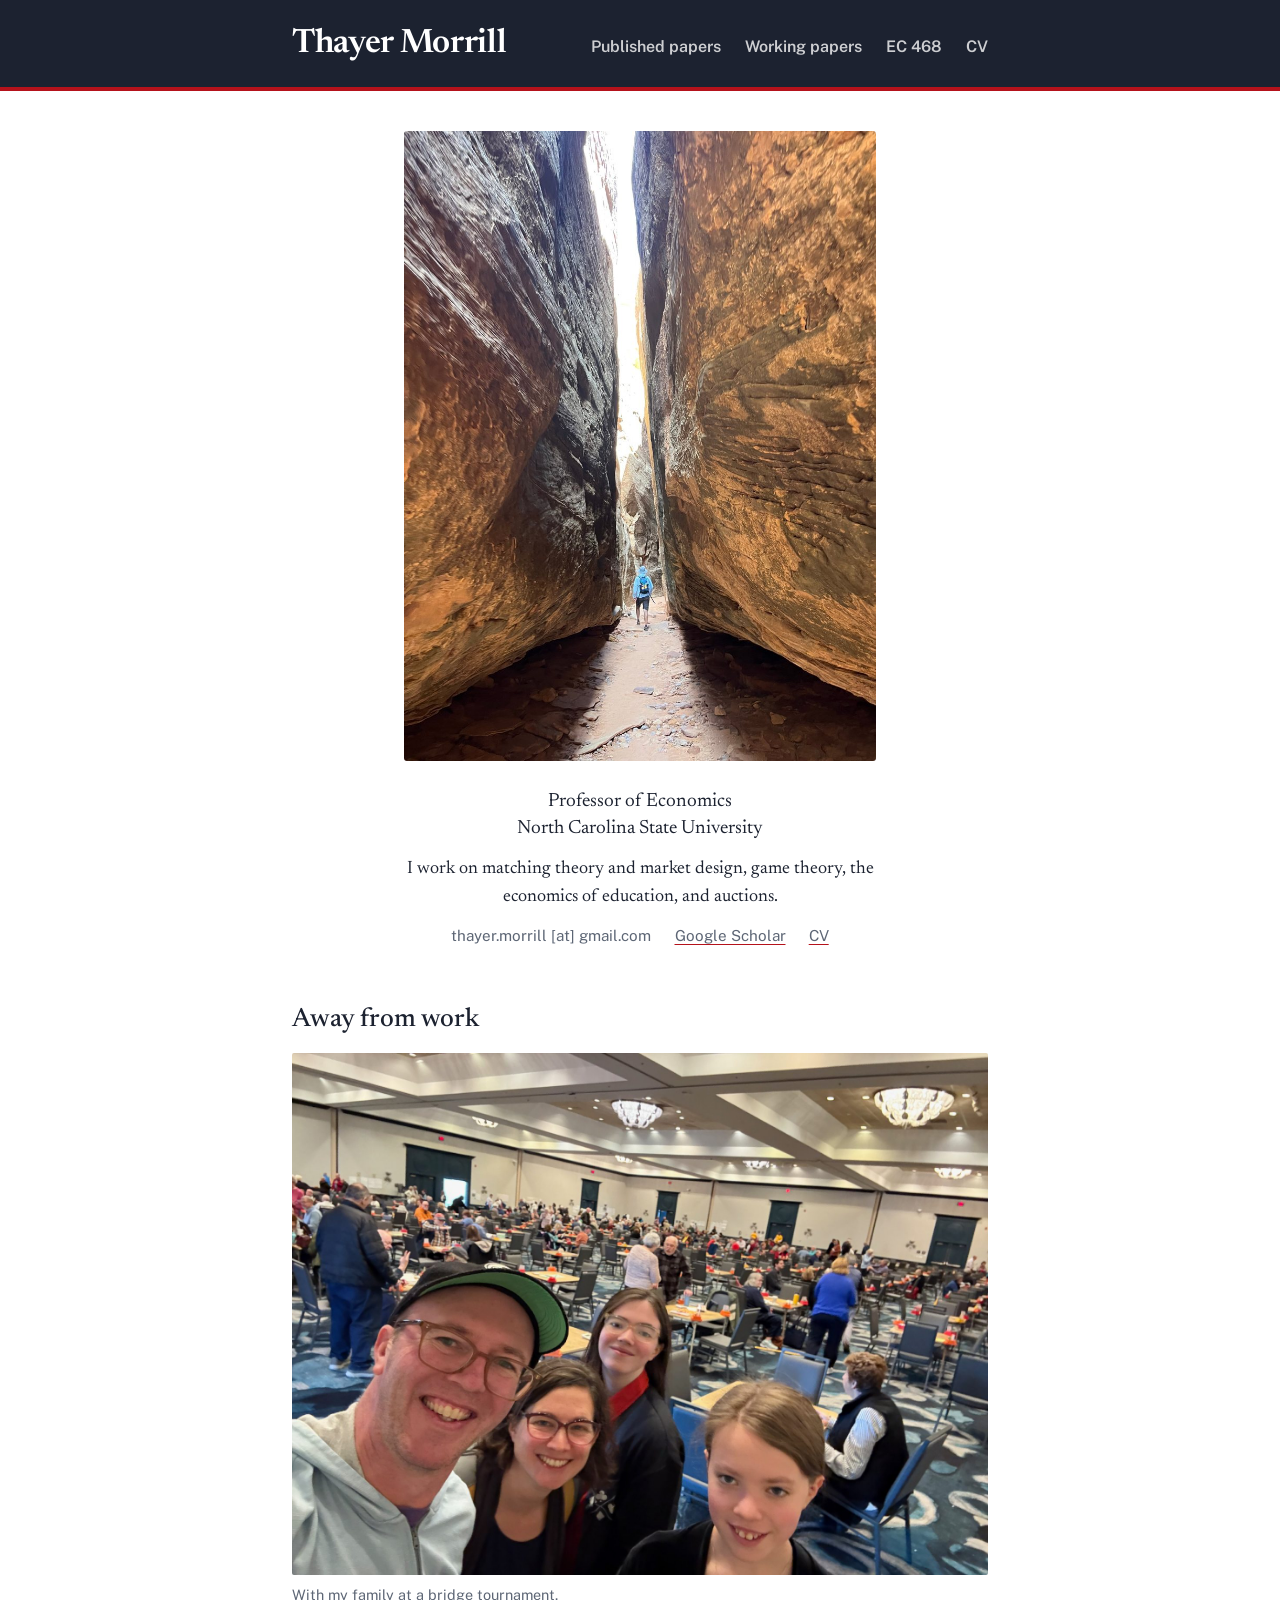
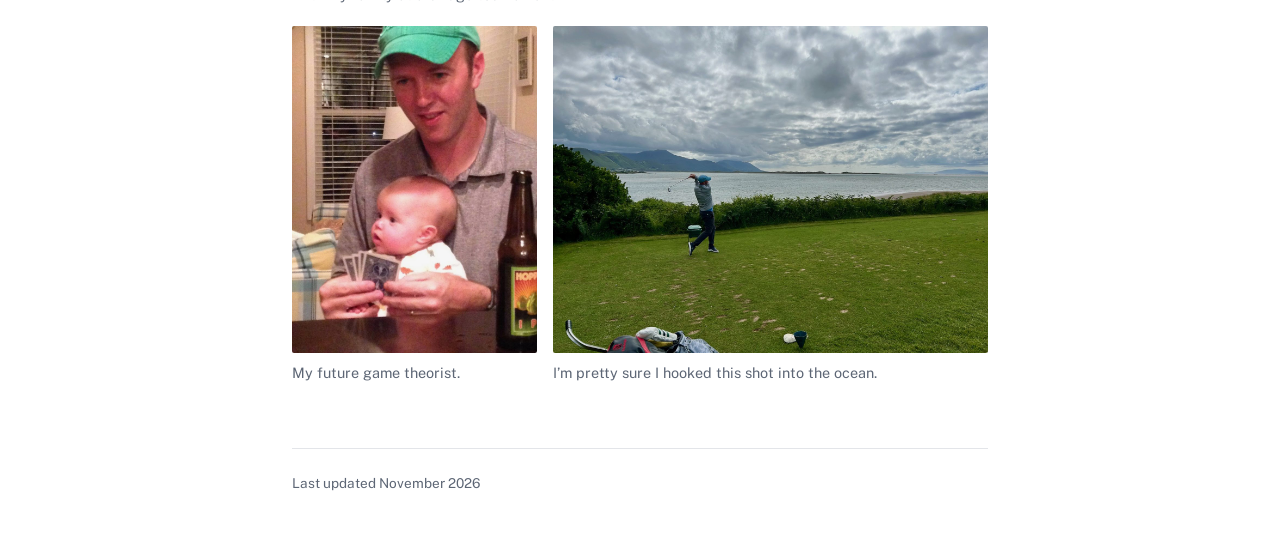
<file: index.html>
<!doctype html>
<html lang="en">
<head>
<meta charset="utf-8">
<meta name="viewport" content="width=device-width, initial-scale=1">
<title>Thayer Morrill</title>
<link rel="canonical" href="https://thayermorrill.com/">
<meta name="description" content="Thayer Morrill, Professor of Economics at North Carolina State University. Matching theory, market design, game theory.">
<link rel="preconnect" href="https://fonts.googleapis.com">
<link rel="preconnect" href="https://fonts.gstatic.com" crossorigin>
<link rel="stylesheet" href="https://fonts.googleapis.com/css2?family=Newsreader:ital,opsz,wght@0,6..72,400;0,6..72,500;0,6..72,600;1,6..72,400&family=Public+Sans:wght@400;600&display=swap">
<link rel="stylesheet" href="style.css">
</head>
<body>

<header class="masthead">
  <div class="wrap masthead-inner">
    <a class="site-name" href="index.html">Thayer Morrill</a>
    <nav class="site-nav" aria-label="Site">
      <a href="research/index.html">Published papers</a>
      <a href="working-papers/index.html">Working papers</a>
      <a href="ec468/index.html">EC 468</a>
      <a href="cv.pdf">CV</a>
    </nav>
  </div>
</header>

<div class="wrap">
<main>
<section class="intro">
  <img src="images/canyon.jpg" width="900" height="1200" alt="Thayer Morrill hiking through a narrow sandstone slot canyon">
  <div>
    <p class="role">Professor of Economics<br>North Carolina State University</p>
    <p>I work on matching theory and market design, game theory, the economics of education, and auctions.</p>
    <p class="contact">
      <span>thayer.morrill [at] gmail.com</span>
      <a href="https://scholar.google.com/citations?user=QVmIqhwAAAAJ">Google Scholar</a>
      <a href="cv.pdf">CV</a>
    </p>
  </div>
</section>

<section id="away-from-work" class="personal">
  <h2>Away from work</h2>
  <figure>
    <img src="images/family.jpg" width="1600" height="1200" loading="lazy" alt="Thayer Morrill taking a selfie with his wife and two daughters in a ballroom full of card tables">
    <figcaption>With my family at a bridge tournament.</figcaption>
  </figure>
  <div class="photo-row">
    <figure>
      <img src="images/cards.jpg" width="900" height="1200" loading="lazy" alt="Thayer Morrill holding his infant daughter on his lap while holding a hand of playing cards in front of her">
      <figcaption>My future game theorist.</figcaption>
    </figure>
    <figure>
      <img src="images/golf.jpg" width="1600" height="1200" loading="lazy" alt="Thayer Morrill finishing a golf swing on a tee box beside the sea, with mountains in the distance">
      <figcaption>I’m pretty sure I hooked this shot into the ocean.</figcaption>
    </figure>
  </div>
</section>
</main>

<footer class="site-footer">Last updated November 2026</footer>
</div>

</body>
</html>
</file>
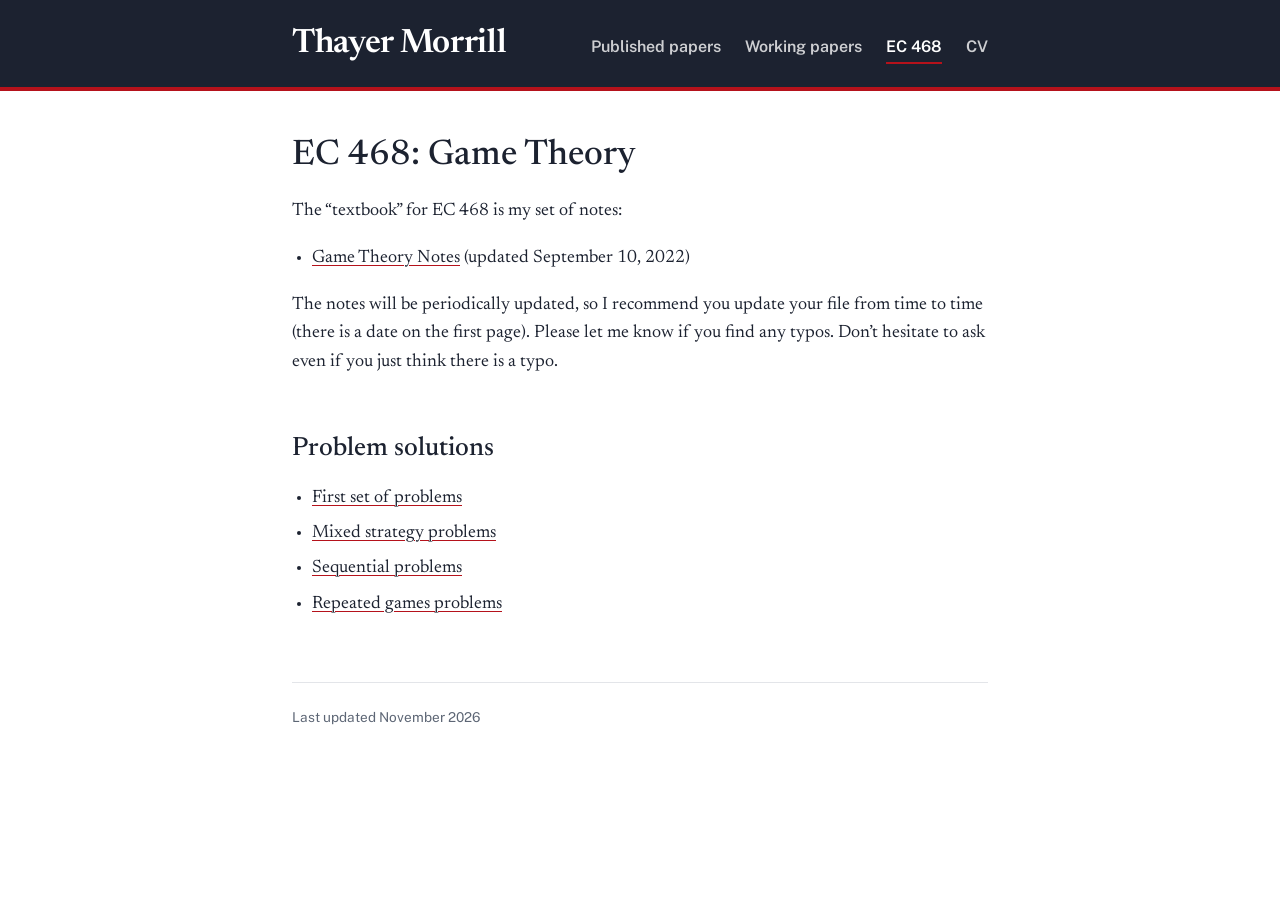
<file: ec468/index.html>
<!doctype html>
<html lang="en">
<head>
<meta charset="utf-8">
<meta name="viewport" content="width=device-width, initial-scale=1">
<title>EC 468: Game Theory · Thayer Morrill</title>
<link rel="canonical" href="https://thayermorrill.com/ec468/">
<meta name="description" content="Course notes and problem solutions for EC 468, Game Theory, at NC State.">
<link rel="preconnect" href="https://fonts.googleapis.com">
<link rel="preconnect" href="https://fonts.gstatic.com" crossorigin>
<link rel="stylesheet" href="https://fonts.googleapis.com/css2?family=Newsreader:ital,opsz,wght@0,6..72,400;0,6..72,500;0,6..72,600;1,6..72,400&family=Public+Sans:wght@400;600&display=swap">
<link rel="stylesheet" href="../style.css">
</head>
<body>

<header class="masthead">
  <div class="wrap masthead-inner">
    <a class="site-name" href="../index.html">Thayer Morrill</a>
    <nav class="site-nav" aria-label="Site">
      <a href="../research/index.html">Published papers</a>
      <a href="../working-papers/index.html">Working papers</a>
      <a href="../ec468/index.html" aria-current="page">EC 468</a>
      <a href="../cv.pdf">CV</a>
    </nav>
  </div>
</header>

<div class="wrap">
<main>
<h1>EC 468: Game Theory</h1>

  <p>The “textbook” for EC 468 is my set of notes:</p>
  <ul class="files">
    <li><a href="ec468-notes.pdf">Game Theory Notes</a> (updated September 10, 2022)</li>
  </ul>
  <p>The notes will be periodically updated, so I recommend you update your file from time to time (there is a date on the first page). Please let me know if you find any typos. Don’t hesitate to ask even if you just think there is a typo.</p>

  <h2>Problem solutions</h2>
  <ul class="files">
    <li><a href="ec468-solutions-1.pdf">First set of problems</a></li>
    <li><a href="ec468-solutions-mixed-strategies.pdf">Mixed strategy problems</a></li>
    <li><a href="ec468-solutions-sequential.pdf">Sequential problems</a></li>
    <li><a href="ec468-solutions-repeated-games.pdf">Repeated games problems</a></li>
  </ul>
</main>

<footer class="site-footer">Last updated November 2026</footer>
</div>

</body>
</html>
</file>
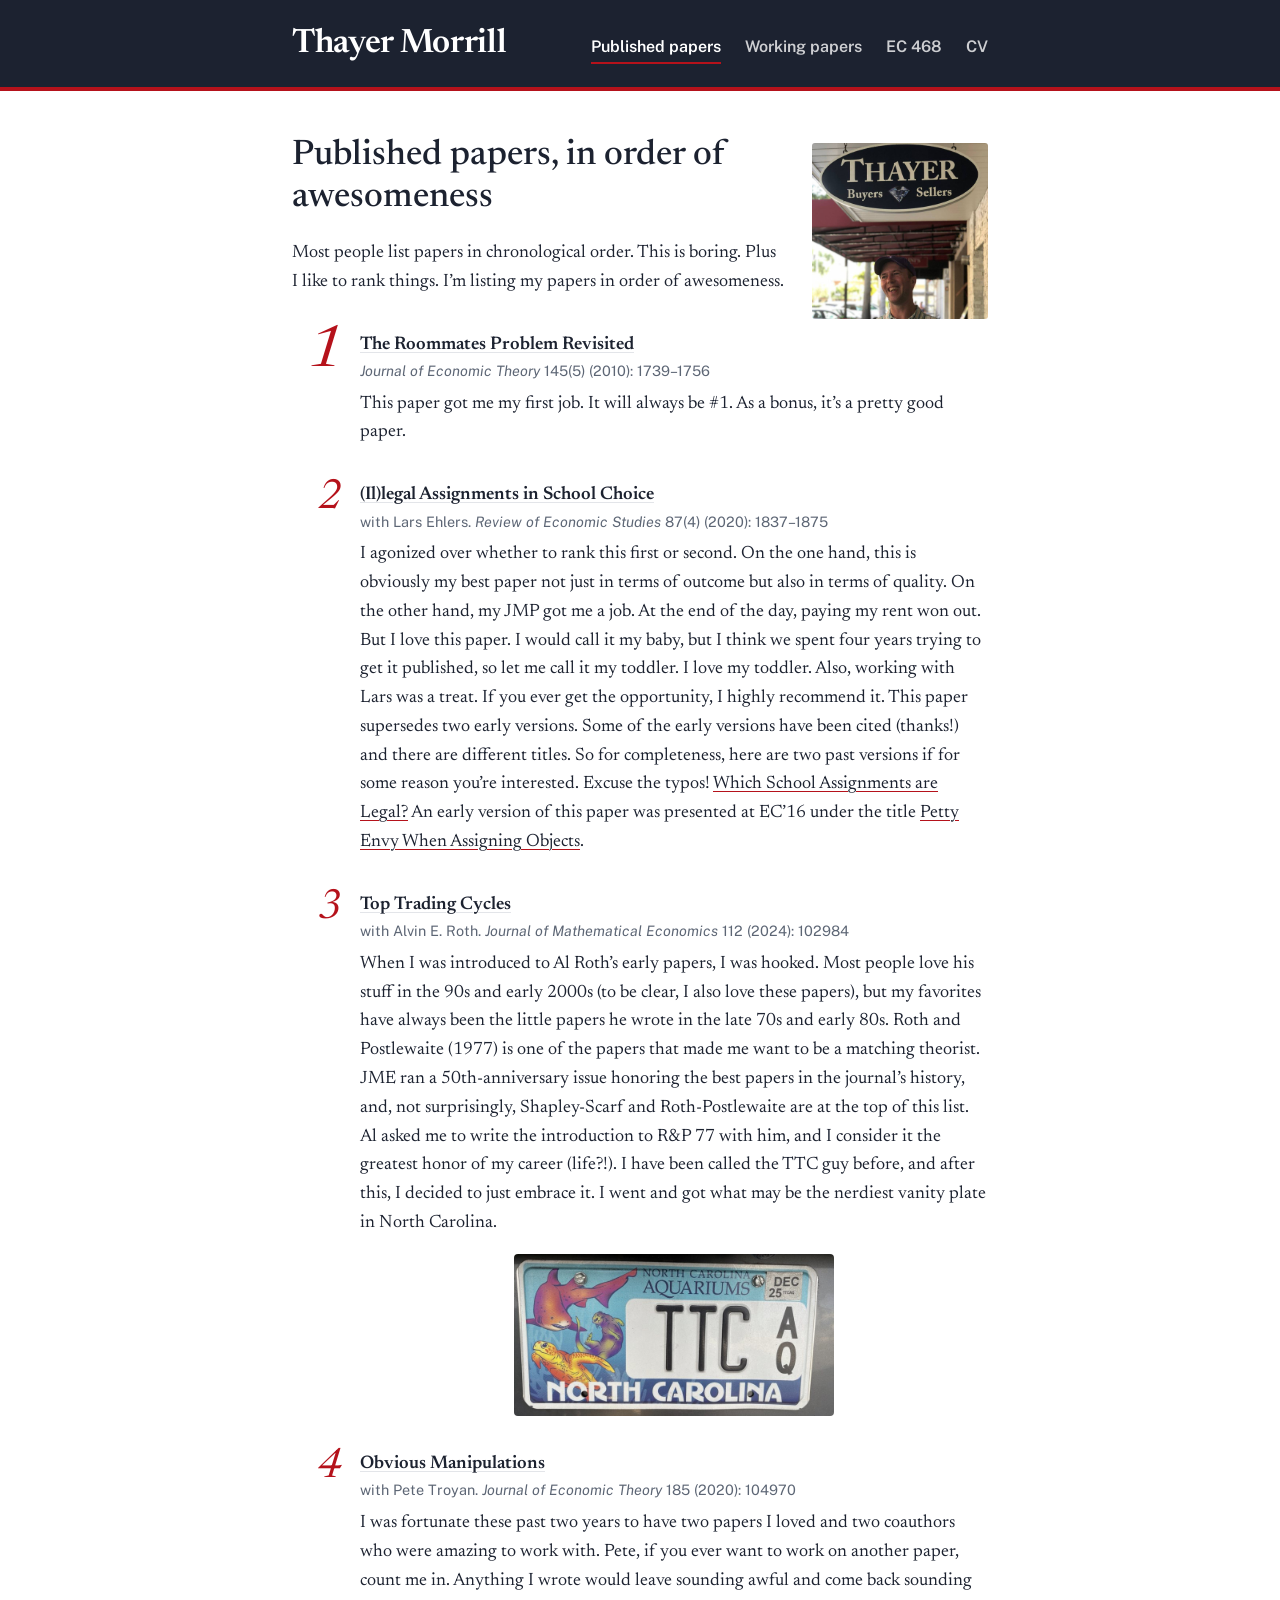
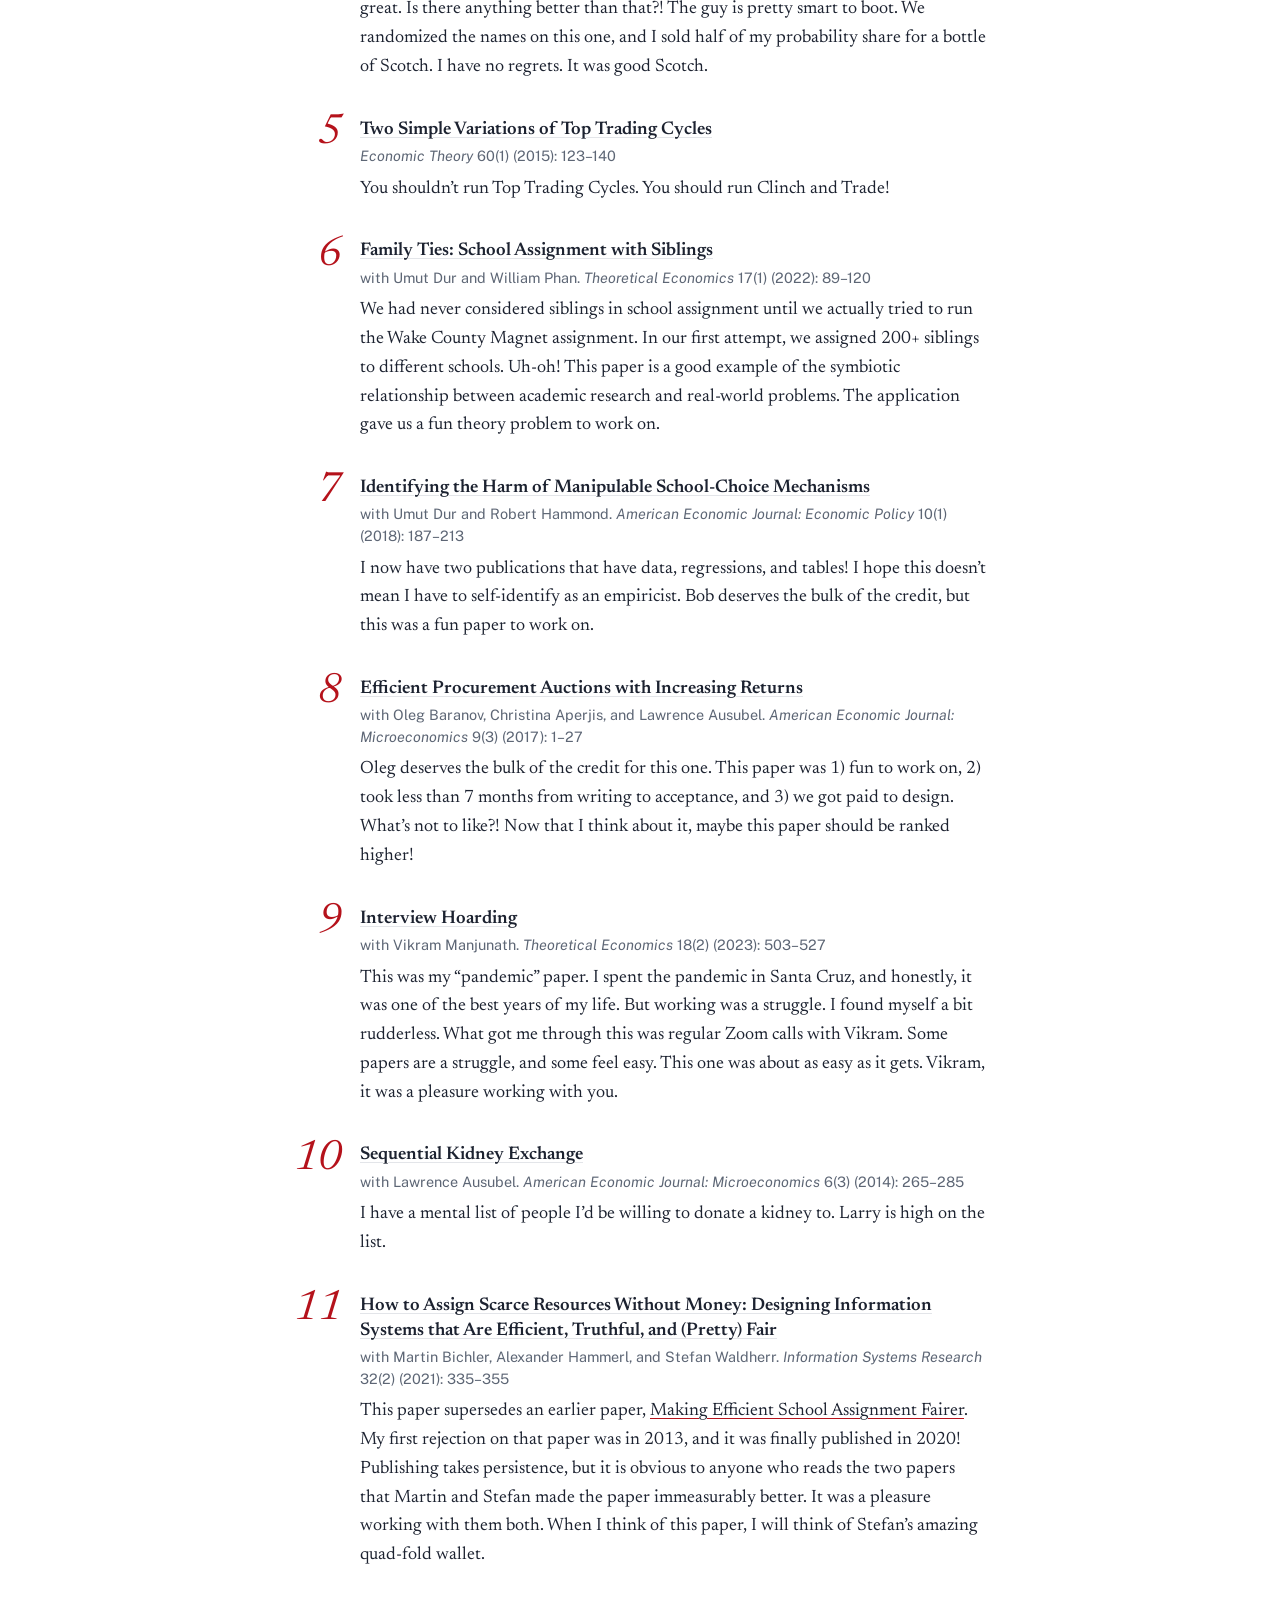
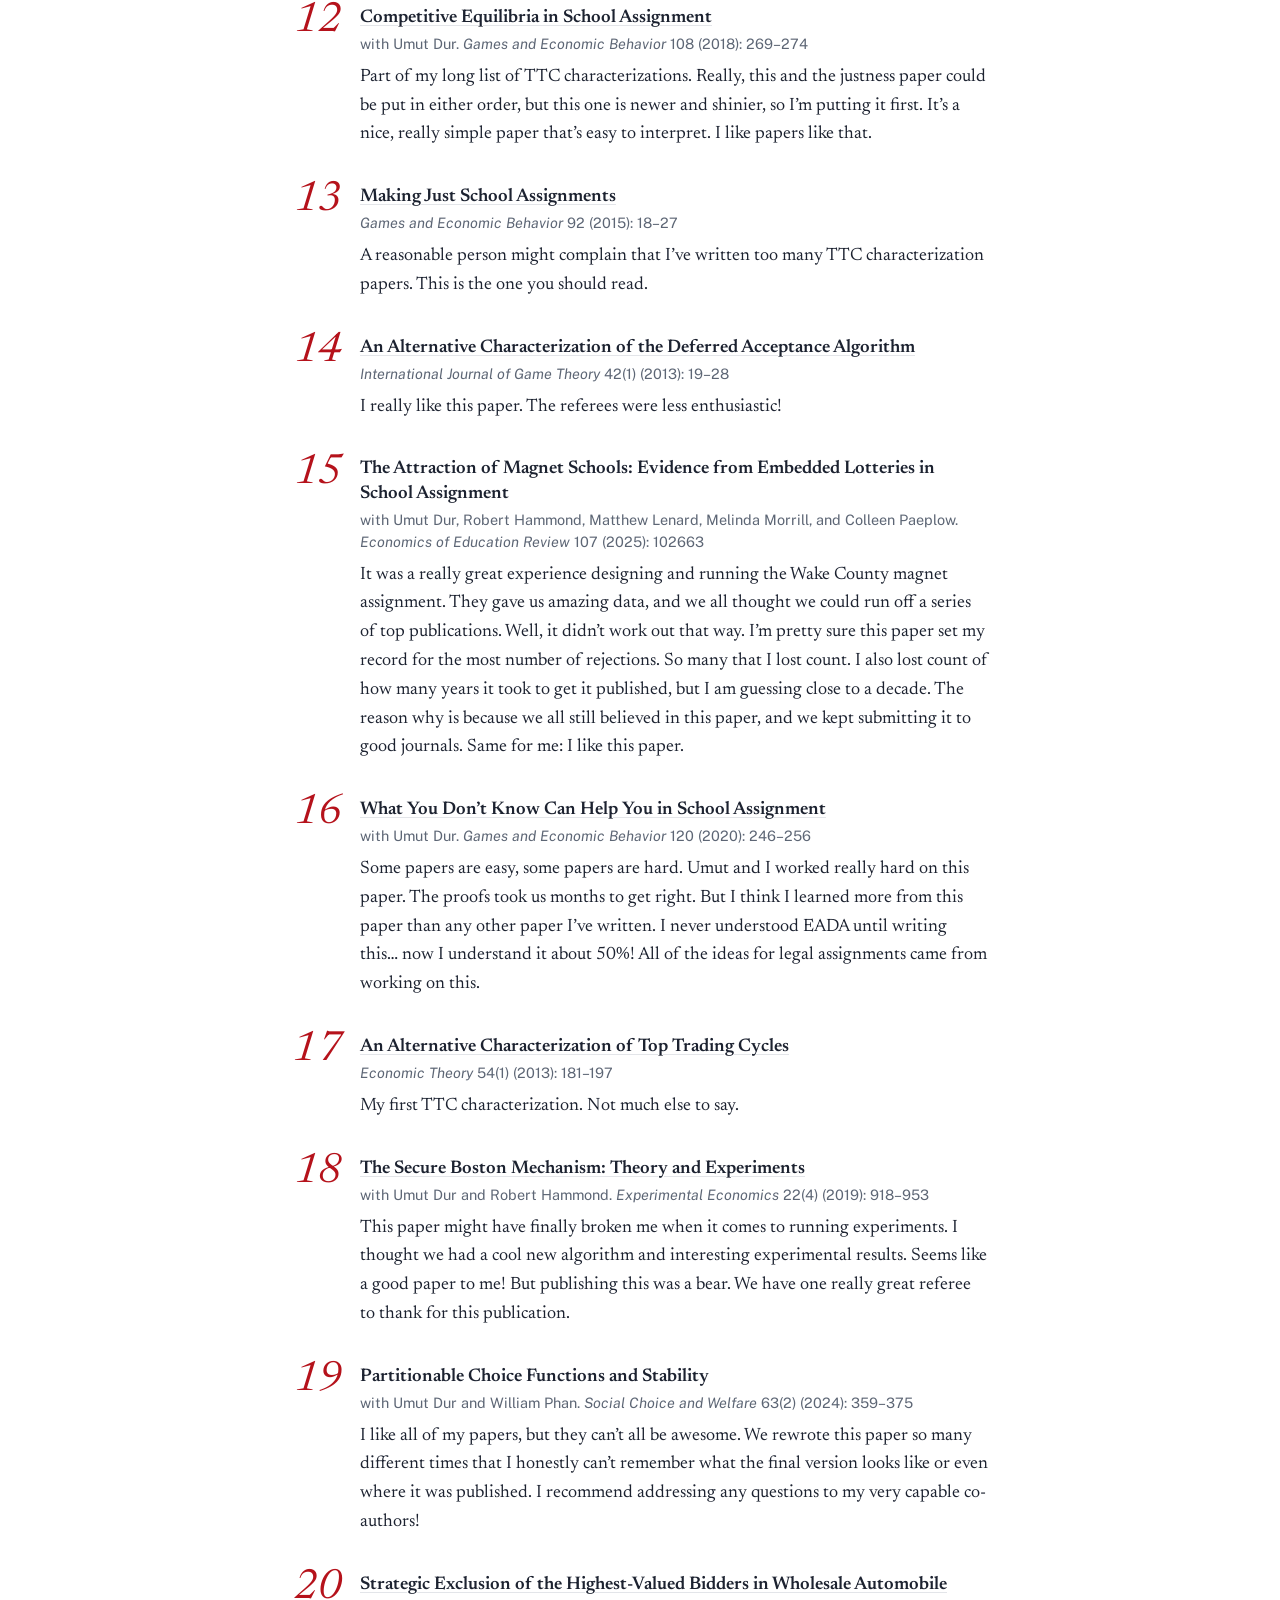
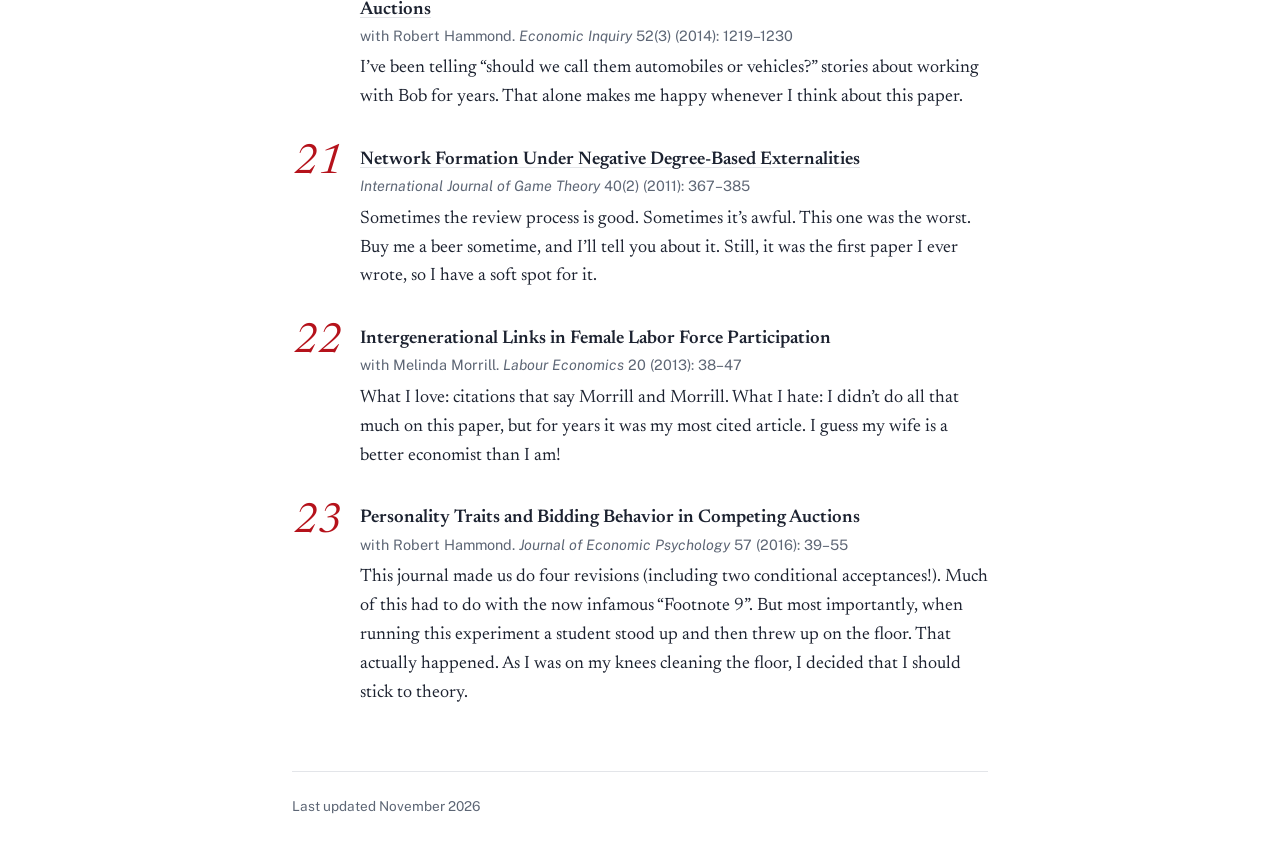
<file: research/index.html>
<!doctype html>
<html lang="en">
<head>
<meta charset="utf-8">
<meta name="viewport" content="width=device-width, initial-scale=1">
<title>Published papers · Thayer Morrill</title>
<link rel="canonical" href="https://thayermorrill.com/research/">
<meta name="description" content="Thayer Morrill's published papers, ranked in order of awesomeness.">
<link rel="preconnect" href="https://fonts.googleapis.com">
<link rel="preconnect" href="https://fonts.gstatic.com" crossorigin>
<link rel="stylesheet" href="https://fonts.googleapis.com/css2?family=Newsreader:ital,opsz,wght@0,6..72,400;0,6..72,500;0,6..72,600;1,6..72,400&family=Public+Sans:wght@400;600&display=swap">
<link rel="stylesheet" href="../style.css">
</head>
<body>

<header class="masthead">
  <div class="wrap masthead-inner">
    <a class="site-name" href="../index.html">Thayer Morrill</a>
    <nav class="site-nav" aria-label="Site">
      <a href="../research/index.html" aria-current="page">Published papers</a>
      <a href="../working-papers/index.html">Working papers</a>
      <a href="../ec468/index.html">EC 468</a>
      <a href="../cv.pdf">CV</a>
    </nav>
  </div>
</header>

<div class="wrap">
<main>
<figure class="sign"><img src="../images/thayer-sign.jpg" width="960" height="960" alt="Thayer Morrill, laughing, under a shop sign that reads “Thayer Buyers Sellers”"></figure>
<h1>Published papers, in order of awesomeness</h1>
<p class="lede">Most people list papers in chronological order. This is boring. Plus I like to rank things. I’m listing my papers in order of awesomeness.</p>

  <ol class="ranked">

    <li>
      <h3><a href="../papers/RoomatesProblemRev.pdf">The Roommates Problem Revisited</a></h3>
      <p class="meta"><cite>Journal of Economic Theory</cite> 145(5) (2010): 1739–1756</p>
      <p class="note">This paper got me my first job. It will always be #1. As a bonus, it’s a pretty good paper.</p>
    </li>

    <li>
      <h3><a href="../papers/illegal-assignments-in-school-choice.pdf">(Il)legal Assignments in School Choice</a></h3>
      <p class="meta">with Lars Ehlers. <cite>Review of Economic Studies</cite> 87(4) (2020): 1837–1875</p>
      <p class="note">I agonized over whether to rank this first or second. On the one hand, this is obviously my best paper not just in terms of outcome but also in terms of quality. On the other hand, my JMP got me a job. At the end of the day, paying my rent won out. But I love this paper. I would call it my baby, but I think we spent four years trying to get it published, so let me call it my toddler. I love my toddler. Also, working with Lars was a treat. If you ever get the opportunity, I highly recommend it. This paper supersedes two early versions. Some of the early versions have been cited (thanks!) and there are different titles. So for completeness, here are two past versions if for some reason you’re interested. Excuse the typos! <a href="../papers/which-school-assignments-are-legal.pdf">Which School Assignments are Legal?</a> An early version of this paper was presented at EC’16 under the title <a href="../papers/petty-envy.pdf">Petty Envy When Assigning Objects</a>.</p>
    </li>

    <li>
      <h3><a href="../papers/topTradingCycles.pdf">Top Trading Cycles</a></h3>
      <p class="meta">with Alvin E. Roth. <cite>Journal of Mathematical Economics</cite> 112 (2024): 102984</p>
      <p class="note">When I was introduced to Al Roth’s early papers, I was hooked. Most people love his stuff in the 90s and early 2000s (to be clear, I also love these papers), but my favorites have always been the little papers he wrote in the late 70s and early 80s. Roth and Postlewaite (1977) is one of the papers that made me want to be a matching theorist. JME ran a 50th-anniversary issue honoring the best papers in the journal’s history, and, not surprisingly, Shapley-Scarf and Roth-Postlewaite are at the top of this list. Al asked me to write the introduction to R&amp;P 77 with him, and I consider it the greatest honor of my career (life?!). I have been called the TTC guy before, and after this, I decided to just embrace it. I went and got what may be the nerdiest vanity plate in North Carolina.</p>
      <figure class="plate">
        <img src="../images/ttc-plate.jpg" width="800" height="406" loading="lazy" alt="North Carolina license plate reading “TTC”">
      </figure>
    </li>

    <li>
      <h3><a href="../papers/obvious-manipulations.pdf">Obvious Manipulations</a></h3>
      <p class="meta">with Pete Troyan. <cite>Journal of Economic Theory</cite> 185 (2020): 104970</p>
      <p class="note">I was fortunate these past two years to have two papers I loved and two coauthors who were amazing to work with. Pete, if you ever want to work on another paper, count me in. Anything I wrote would leave sounding awful and come back sounding great. Is there anything better than that?! The guy is pretty smart to boot. We randomized the names on this one, and I sold half of my probability share for a bottle of Scotch. I have no regrets. It was good Scotch.</p>
    </li>

    <li>
      <h3><a href="../papers/two-simple-variations-of-ttc.pdf">Two Simple Variations of Top Trading Cycles</a></h3>
      <p class="meta"><cite>Economic Theory</cite> 60(1) (2015): 123–140</p>
      <p class="note">You shouldn’t run Top Trading Cycles. You should run Clinch and Trade!</p>
    </li>

    <li>
      <h3><a href="../papers/family-ties.pdf">Family Ties: School Assignment with Siblings</a></h3>
      <p class="meta">with Umut Dur and William Phan. <cite>Theoretical Economics</cite> 17(1) (2022): 89–120</p>
      <p class="note">We had never considered siblings in school assignment until we actually tried to run the Wake County Magnet assignment. In our first attempt, we assigned 200+ siblings to different schools. Uh-oh! This paper is a good example of the symbiotic relationship between academic research and real-world problems. The application gave us a fun theory problem to work on.</p>
    </li>

    <li>
      <h3><a href="../papers/identifying-the-harm.pdf">Identifying the Harm of Manipulable School-Choice Mechanisms</a></h3>
      <p class="meta">with Umut Dur and Robert Hammond. <cite>American Economic Journal: Economic Policy</cite> 10(1) (2018): 187–213</p>
      <p class="note">I now have two publications that have data, regressions, and tables! I hope this doesn’t mean I have to self-identify as an empiricist. Bob deserves the bulk of the credit, but this was a fun paper to work on.</p>
    </li>

    <li>
      <h3><a href="../papers/efficient-procurement-auctions.pdf">Efficient Procurement Auctions with Increasing Returns</a></h3>
      <p class="meta">with Oleg Baranov, Christina Aperjis, and Lawrence Ausubel. <cite>American Economic Journal: Microeconomics</cite> 9(3) (2017): 1–27</p>
      <p class="note">Oleg deserves the bulk of the credit for this one. This paper was 1) fun to work on, 2) took less than 7 months from writing to acceptance, and 3) we got paid to design. What’s not to like?! Now that I think about it, maybe this paper should be ranked higher!</p>
    </li>

    <li>
      <h3><a href="https://doi.org/10.3982/TE4866">Interview Hoarding</a></h3>
      <p class="meta">with Vikram Manjunath. <cite>Theoretical Economics</cite> 18(2) (2023): 503–527</p>
      <p class="note">This was my “pandemic” paper. I spent the pandemic in Santa Cruz, and honestly, it was one of the best years of my life. But working was a struggle. I found myself a bit rudderless. What got me through this was regular Zoom calls with Vikram. Some papers are a struggle, and some feel easy. This one was about as easy as it gets. Vikram, it was a pleasure working with you.</p>
    </li>

    <li>
      <h3><a href="../papers/sequential-kidney-exchange.pdf">Sequential Kidney Exchange</a></h3>
      <p class="meta">with Lawrence Ausubel. <cite>American Economic Journal: Microeconomics</cite> 6(3) (2014): 265–285</p>
      <p class="note">I have a mental list of people I’d be willing to donate a kidney to. Larry is high on the list.</p>
    </li>

    <li>
      <h3><a href="../papers/efficient-and-pretty-fair.pdf">How to Assign Scarce Resources Without Money: Designing Information Systems that Are Efficient, Truthful, and (Pretty) Fair</a></h3>
      <p class="meta">with Martin Bichler, Alexander Hammerl, and Stefan Waldherr. <cite>Information Systems Research</cite> 32(2) (2021): 335–355</p>
      <p class="note">This paper supersedes an earlier paper, <a href="../papers/making-efficient-school-assignment-fairer.pdf">Making Efficient School Assignment Fairer</a>. My first rejection on that paper was in 2013, and it was finally published in 2020! Publishing takes persistence, but it is obvious to anyone who reads the two papers that Martin and Stefan made the paper immeasurably better. It was a pleasure working with them both. When I think of this paper, I will think of Stefan’s amazing quad-fold wallet.</p>
    </li>

    <li>
      <h3><a href="../papers/competitive-equilibria-in-school-assignment.pdf">Competitive Equilibria in School Assignment</a></h3>
      <p class="meta">with Umut Dur. <cite>Games and Economic Behavior</cite> 108 (2018): 269–274</p>
      <p class="note">Part of my long list of TTC characterizations. Really, this and the justness paper could be put in either order, but this one is newer and shinier, so I’m putting it first. It’s a nice, really simple paper that’s easy to interpret. I like papers like that.</p>
    </li>

    <li>
      <h3><a href="../papers/making-just-school-assignments.pdf">Making Just School Assignments</a></h3>
      <p class="meta"><cite>Games and Economic Behavior</cite> 92 (2015): 18–27</p>
      <p class="note">A reasonable person might complain that I’ve written too many TTC characterization papers. This is the one you should read.</p>
    </li>

    <li>
      <h3><a href="../papers/deferred-acceptance-characterization.pdf">An Alternative Characterization of the Deferred Acceptance Algorithm</a></h3>
      <p class="meta"><cite>International Journal of Game Theory</cite> 42(1) (2013): 19–28</p>
      <p class="note">I really like this paper. The referees were less enthusiastic!</p>
    </li>

    <li>
      <h3>The Attraction of Magnet Schools: Evidence from Embedded Lotteries in School Assignment</h3>
      <p class="meta">with Umut Dur, Robert Hammond, Matthew Lenard, Melinda Morrill, and Colleen Paeplow. <cite>Economics of Education Review</cite> 107 (2025): 102663</p>
      <p class="note">It was a really great experience designing and running the Wake County magnet assignment. They gave us amazing data, and we all thought we could run off a series of top publications. Well, it didn’t work out that way. I’m pretty sure this paper set my record for the most number of rejections. So many that I lost count. I also lost count of how many years it took to get it published, but I am guessing close to a decade. The reason why is because we all still believed in this paper, and we kept submitting it to good journals. Same for me: I like this paper.</p>
    </li>

    <li>
      <h3><a href="../papers/what-you-dont-know.pdf">What You Don’t Know Can Help You in School Assignment</a></h3>
      <p class="meta">with Umut Dur. <cite>Games and Economic Behavior</cite> 120 (2020): 246–256</p>
      <p class="note">Some papers are easy, some papers are hard. Umut and I worked really hard on this paper. The proofs took us months to get right. But I think I learned more from this paper than any other paper I’ve written. I never understood EADA until writing this… now I understand it about 50%! All of the ideas for legal assignments came from working on this.</p>
    </li>

    <li>
      <h3><a href="../papers/ttc-characterization.pdf">An Alternative Characterization of Top Trading Cycles</a></h3>
      <p class="meta"><cite>Economic Theory</cite> 54(1) (2013): 181–197</p>
      <p class="note">My first TTC characterization. Not much else to say.</p>
    </li>

    <li>
      <h3><a href="../papers/secure-boston-mechanism.pdf">The Secure Boston Mechanism: Theory and Experiments</a></h3>
      <p class="meta">with Umut Dur and Robert Hammond. <cite>Experimental Economics</cite> 22(4) (2019): 918–953</p>
      <p class="note">This paper might have finally broken me when it comes to running experiments. I thought we had a cool new algorithm and interesting experimental results. Seems like a good paper to me! But publishing this was a bear. We have one really great referee to thank for this publication.</p>
    </li>

    <li>
      <h3>Partitionable Choice Functions and Stability</h3>
      <p class="meta">with Umut Dur and William Phan. <cite>Social Choice and Welfare</cite> 63(2) (2024): 359–375</p>
      <p class="note">I like all of my papers, but they can’t all be awesome. We rewrote this paper so many different times that I honestly can’t remember what the final version looks like or even where it was published. I recommend addressing any questions to my very capable co-authors!</p>
    </li>

    <li>
      <h3><a href="../papers/strategic-exclusion-auto-auctions.pdf">Strategic Exclusion of the Highest-Valued Bidders in Wholesale Automobile Auctions</a></h3>
      <p class="meta">with Robert Hammond. <cite>Economic Inquiry</cite> 52(3) (2014): 1219–1230</p>
      <p class="note">I’ve been telling “should we call them automobiles or vehicles?” stories about working with Bob for years. That alone makes me happy whenever I think about this paper.</p>
    </li>

    <li>
      <h3><a href="../papers/negExternalities.pdf">Network Formation Under Negative Degree-Based Externalities</a></h3>
      <p class="meta"><cite>International Journal of Game Theory</cite> 40(2) (2011): 367–385</p>
      <p class="note">Sometimes the review process is good. Sometimes it’s awful. This one was the worst. Buy me a beer sometime, and I’ll tell you about it. Still, it was the first paper I ever wrote, so I have a soft spot for it.</p>
    </li>

    <li>
      <h3>Intergenerational Links in Female Labor Force Participation</h3>
      <p class="meta">with Melinda Morrill. <cite>Labour Economics</cite> 20 (2013): 38–47</p>
      <p class="note">What I love: citations that say Morrill and Morrill. What I hate: I didn’t do all that much on this paper, but for years it was my most cited article. I guess my wife is a better economist than I am!</p>
    </li>

    <li>
      <h3>Personality Traits and Bidding Behavior in Competing Auctions</h3>
      <p class="meta">with Robert Hammond. <cite>Journal of Economic Psychology</cite> 57 (2016): 39–55</p>
      <p class="note">This journal made us do four revisions (including two conditional acceptances!). Much of this had to do with the now infamous “Footnote 9”. But most importantly, when running this experiment a student stood up and then threw up on the floor. That actually happened. As I was on my knees cleaning the floor, I decided that I should stick to theory.</p>
    </li>

  </ol>
</main>

<footer class="site-footer">Last updated November 2026</footer>
</div>

</body>
</html>
</file>
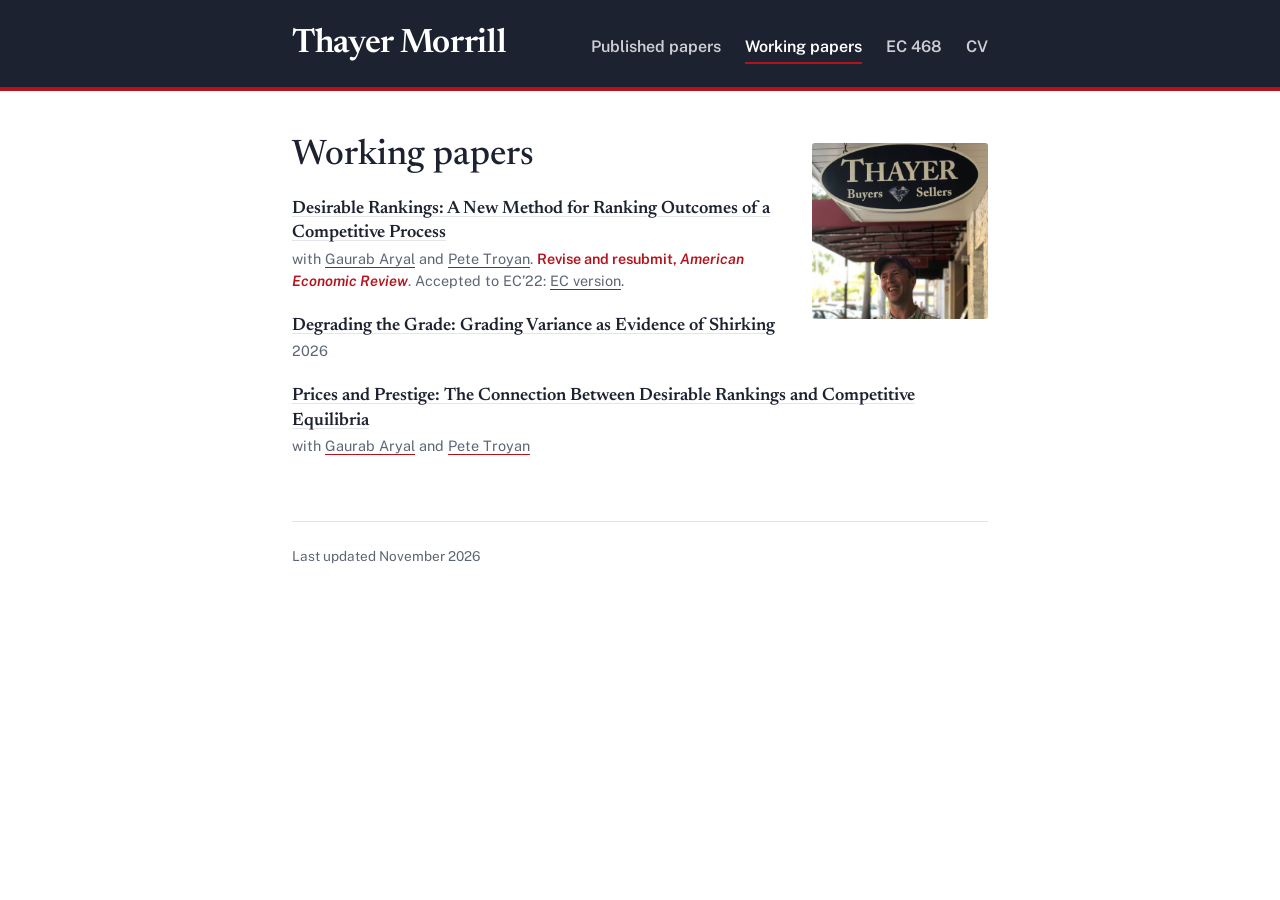
<file: working-papers/index.html>
<!doctype html>
<html lang="en">
<head>
<meta charset="utf-8">
<meta name="viewport" content="width=device-width, initial-scale=1">
<title>Working papers · Thayer Morrill</title>
<link rel="canonical" href="https://thayermorrill.com/working-papers/">
<meta name="description" content="Thayer Morrill's working papers.">
<link rel="preconnect" href="https://fonts.googleapis.com">
<link rel="preconnect" href="https://fonts.gstatic.com" crossorigin>
<link rel="stylesheet" href="https://fonts.googleapis.com/css2?family=Newsreader:ital,opsz,wght@0,6..72,400;0,6..72,500;0,6..72,600;1,6..72,400&family=Public+Sans:wght@400;600&display=swap">
<link rel="stylesheet" href="../style.css">
</head>
<body>

<header class="masthead">
  <div class="wrap masthead-inner">
    <a class="site-name" href="../index.html">Thayer Morrill</a>
    <nav class="site-nav" aria-label="Site">
      <a href="../research/index.html">Published papers</a>
      <a href="../working-papers/index.html" aria-current="page">Working papers</a>
      <a href="../ec468/index.html">EC 468</a>
      <a href="../cv.pdf">CV</a>
    </nav>
  </div>
</header>

<div class="wrap">
<main>
<figure class="sign"><img src="../images/thayer-sign.jpg" width="960" height="960" alt="Thayer Morrill, laughing, under a shop sign that reads “Thayer Buyers Sellers”"></figure>
<h1>Working papers</h1>
<ul class="papers">
    <li>
      <div class="title"><a href="https://arxiv.org/pdf/2205.11684">Desirable Rankings: A New Method for Ranking Outcomes of a Competitive Process</a></div>
      <p class="meta">with <a href="https://sites.google.com/site/gaurabaryal/">Gaurab Aryal</a> and <a href="https://petertroyan.com/">Pete Troyan</a>. <strong class="status">Revise and resubmit, <cite>American Economic Review</cite></strong>. Accepted to EC’22: <a href="../papers/desirable-rankings-ec22.pdf">EC version</a>.</p>
    </li>
    <li>
      <div class="title"><a href="https://arxiv.org/pdf/2610.36112">Degrading the Grade: Grading Variance as Evidence of Shirking</a></div>
      <p class="meta">2026</p>
    </li>
    <li>
      <div class="title"><a href="https://petertroyan.com/files/CE-Rankings.pdf">Prices and Prestige: The Connection Between Desirable Rankings and Competitive Equilibria</a></div>
      <p class="meta">with <a href="https://sites.google.com/site/gaurabaryal/">Gaurab Aryal</a> and <a href="https://petertroyan.com/">Pete Troyan</a></p>
    </li>
  </ul>
</main>

<footer class="site-footer">Last updated November 2026</footer>
</div>

</body>
</html>
</file>
<file: style.css>
/* Thayer Morrill — site styles. One file for every page. */

:root {
  --paper: #ffffff;
  --ink: #1c2230;
  --muted: #5d6675;
  --rule: #e3e5e9;
  --red: #b5121b;
  --red-soft: #fbeeee;
  --band: #1c2230;
  --band-accent: #b5121b;
  --serif: "Newsreader", Georgia, "Times New Roman", serif;
  --sans: "Public Sans", system-ui, -apple-system, "Segoe UI", sans-serif;
}

@media (prefers-color-scheme: dark) {
  :root {
    --paper: #15181e;
    --ink: #e8eaef;
    --muted: #a4acb9;
    --rule: #2b3039;
    --red: #ff7a7a;
    --red-soft: #2a1b1d;
    --band: #0c0f14;
    --band-accent: #d1343c;
  }
}

* { box-sizing: border-box; }

html { -webkit-text-size-adjust: 100%; }

body {
  margin: 0;
  background: var(--paper);
  color: var(--ink);
  font-family: var(--serif);
  font-size: 1.125rem;
  line-height: 1.6;
  font-optical-sizing: auto;
}

.wrap {
  max-width: 46rem;
  margin: 0 auto;
  padding: 0 1.25rem;
}

a { color: inherit; text-decoration-color: var(--red); text-decoration-thickness: 1px; text-underline-offset: 3px; }
a:hover { color: var(--red); }
:focus-visible { outline: 2px solid var(--red); outline-offset: 2px; border-radius: 2px; }

/* Masthead: the same band on every page */
.masthead {
  background: var(--band);
  color: #ffffff;
  border-bottom: 4px solid var(--band-accent);
}
.masthead-inner {
  display: flex;
  flex-wrap: wrap;
  justify-content: space-between;
  align-items: baseline;
  gap: 0.75rem 2rem;
  padding-top: 1.6rem;
  padding-bottom: 1.4rem;
}
.site-name {
  color: #ffffff;
  font-size: 2.1rem;
  font-weight: 600;
  line-height: 1.1;
  letter-spacing: -0.01em;
  text-decoration: none;
}
.site-name:hover { color: #ffffff; }
.site-nav {
  display: flex;
  flex-wrap: wrap;
  gap: 0.25rem 1.5rem;
  font-family: var(--sans);
  font-size: 1rem;
  font-weight: 600;
}
.site-nav a {
  color: rgba(255, 255, 255, 0.78);
  text-decoration: none;
  padding: 0.2rem 0;
  border-bottom: 2px solid transparent;
}
.site-nav a:hover { color: #ffffff; border-bottom-color: var(--band-accent); }
.site-nav a[aria-current="page"] { color: #ffffff; border-bottom-color: var(--band-accent); }
.masthead :focus-visible { outline-color: #ffffff; }

h1 {
  font-size: 2.2rem;
  font-weight: 500;
  line-height: 1.2;
  margin: 2.75rem 0 1.25rem;
}

/* Intro: one large centered portrait photo, then the text, centered */
.intro {
  text-align: center;
  margin: 2.5rem 0 1rem;
}
.intro img {
  display: block;
  /* As wide as the column allows, but never so tall that the text drops off a laptop screen */
  width: min(100%, 30rem, 52.5vh);
  height: auto;
  aspect-ratio: 3 / 4;
  object-fit: cover;
  margin: 0 auto 1.75rem;
  border-radius: 3px;
}
.intro > div { max-width: 34rem; margin: 0 auto; }
.intro p { margin: 0 0 0.75rem; }
.intro .role { font-size: 1.2rem; line-height: 1.4; }
.contact { font-family: var(--sans); font-size: 0.95rem; color: var(--muted); }
.contact a, .contact span { margin: 0 0.6rem; display: inline-block; }

/* The sign photo, tucked beside the heading on the paper pages */
.sign {
  float: right;
  width: 11rem;
  margin: 0.5rem 0 1rem 1.75rem;
}
.sign img { display: block; width: 100%; height: auto; border-radius: 3px; }

/* Sections */
h2 {
  font-size: 1.65rem;
  font-weight: 500;
  line-height: 1.25;
  margin: 3.5rem 0 1rem;
}
.lede { margin: 0 0 2.25rem; }

/* Working papers */
.papers { list-style: none; padding: 0; margin: 0; }
.papers li { margin: 0 0 1.4rem; }
.title { font-weight: 600; line-height: 1.35; }
.title a { text-decoration-color: var(--rule); }
.title a:hover { text-decoration-color: var(--red); }
.meta {
  font-family: var(--sans);
  font-size: 0.9rem;
  line-height: 1.5;
  color: var(--muted);
  margin: 0.15rem 0 0;
}

/* The ranked list */
.ranked { list-style: none; padding: 0; margin: 0; counter-reset: rank; }
.ranked > li {
  counter-increment: rank;
  position: relative;
  padding-left: 4.25rem;
  margin: 0 0 2.25rem;
}
.ranked > li::before {
  content: counter(rank);
  position: absolute;
  left: 0;
  top: -0.3rem;
  width: 3.1rem;
  text-align: right;
  font-family: var(--serif);
  font-style: italic;
  font-weight: 400;
  font-size: 2.6rem;
  line-height: 1;
  font-variant-numeric: lining-nums;
  color: var(--red);
}
.ranked > li:first-child::before { font-size: 3.6rem; top: -0.55rem; }
.ranked h3 { font-size: 1.15rem; font-weight: 600; line-height: 1.35; margin: 0; }
.ranked h3 a { text-decoration-color: var(--rule); }
.ranked h3 a:hover { text-decoration-color: var(--red); }
.ranked .note { margin: 0.5rem 0 0; }

.plate { margin: 1rem auto 0; max-width: 20rem; }
.plate img { display: block; width: 100%; height: auto; border-radius: 4px; }

cite { font-style: italic; }
.status { color: var(--red); font-weight: 600; }

/* Draft-only notes. Delete these blocks before launch. */
.draft {
  border: 1px dashed var(--red);
  background: var(--red-soft);
  padding: 1rem 1.25rem;
  margin: 2rem 0;
  font-family: var(--sans);
  font-size: 0.95rem;
}
.draft h2 { margin-top: 0; font-family: var(--serif); }
.draft .papers li { margin-bottom: 1rem; }
.draft .title { font-family: var(--serif); font-size: 1.05rem; }

/* Personal section */
.personal figure { margin: 0 0 1.25rem; }
.personal img { display: block; width: 100%; height: auto; border-radius: 2px; }
.personal figcaption {
  font-family: var(--sans);
  font-size: 0.9rem;
  color: var(--muted);
  margin-top: 0.5rem;
}
/* A portrait and a landscape photo side by side, at equal heights */
.photo-row {
  display: grid;
  grid-template-columns: 9fr 16fr;
  gap: 1rem;
  align-items: start;
  margin: 0 0 1.25rem;
}
.photo-row figure { margin: 0; }
.draft-text { color: var(--red); font-style: italic; }

/* Teaching page */
.files { padding-left: 1.25rem; }
.files li { margin: 0 0 0.4rem; }

/* Footer */
.site-footer {
  margin-top: 4rem;
  padding: 1.5rem 0 3rem;
  border-top: 1px solid var(--rule);
  font-family: var(--sans);
  font-size: 0.85rem;
  color: var(--muted);
}

@media (max-width: 560px) {
  body { font-size: 1.0625rem; }
  .intro { margin-top: 1.75rem; }
  .sign { width: 7.5rem; margin: 0.35rem 0 0.75rem 1rem; }
  .photo-row { grid-template-columns: 1fr; gap: 1.25rem; }
  .photo-row figure:first-child img { max-width: 18rem; }
  .ranked > li { padding-left: 2.9rem; }
  .ranked > li::before { width: 2.2rem; font-size: 2rem; top: -0.15rem; }
  .ranked > li:first-child::before { font-size: 2.6rem; top: -0.35rem; }
  .site-name { font-size: 1.75rem; }
  .site-nav { gap: 0.25rem 1.1rem; font-size: 0.95rem; }
  h1 { font-size: 1.8rem; margin-top: 2rem; }
}
</file>
